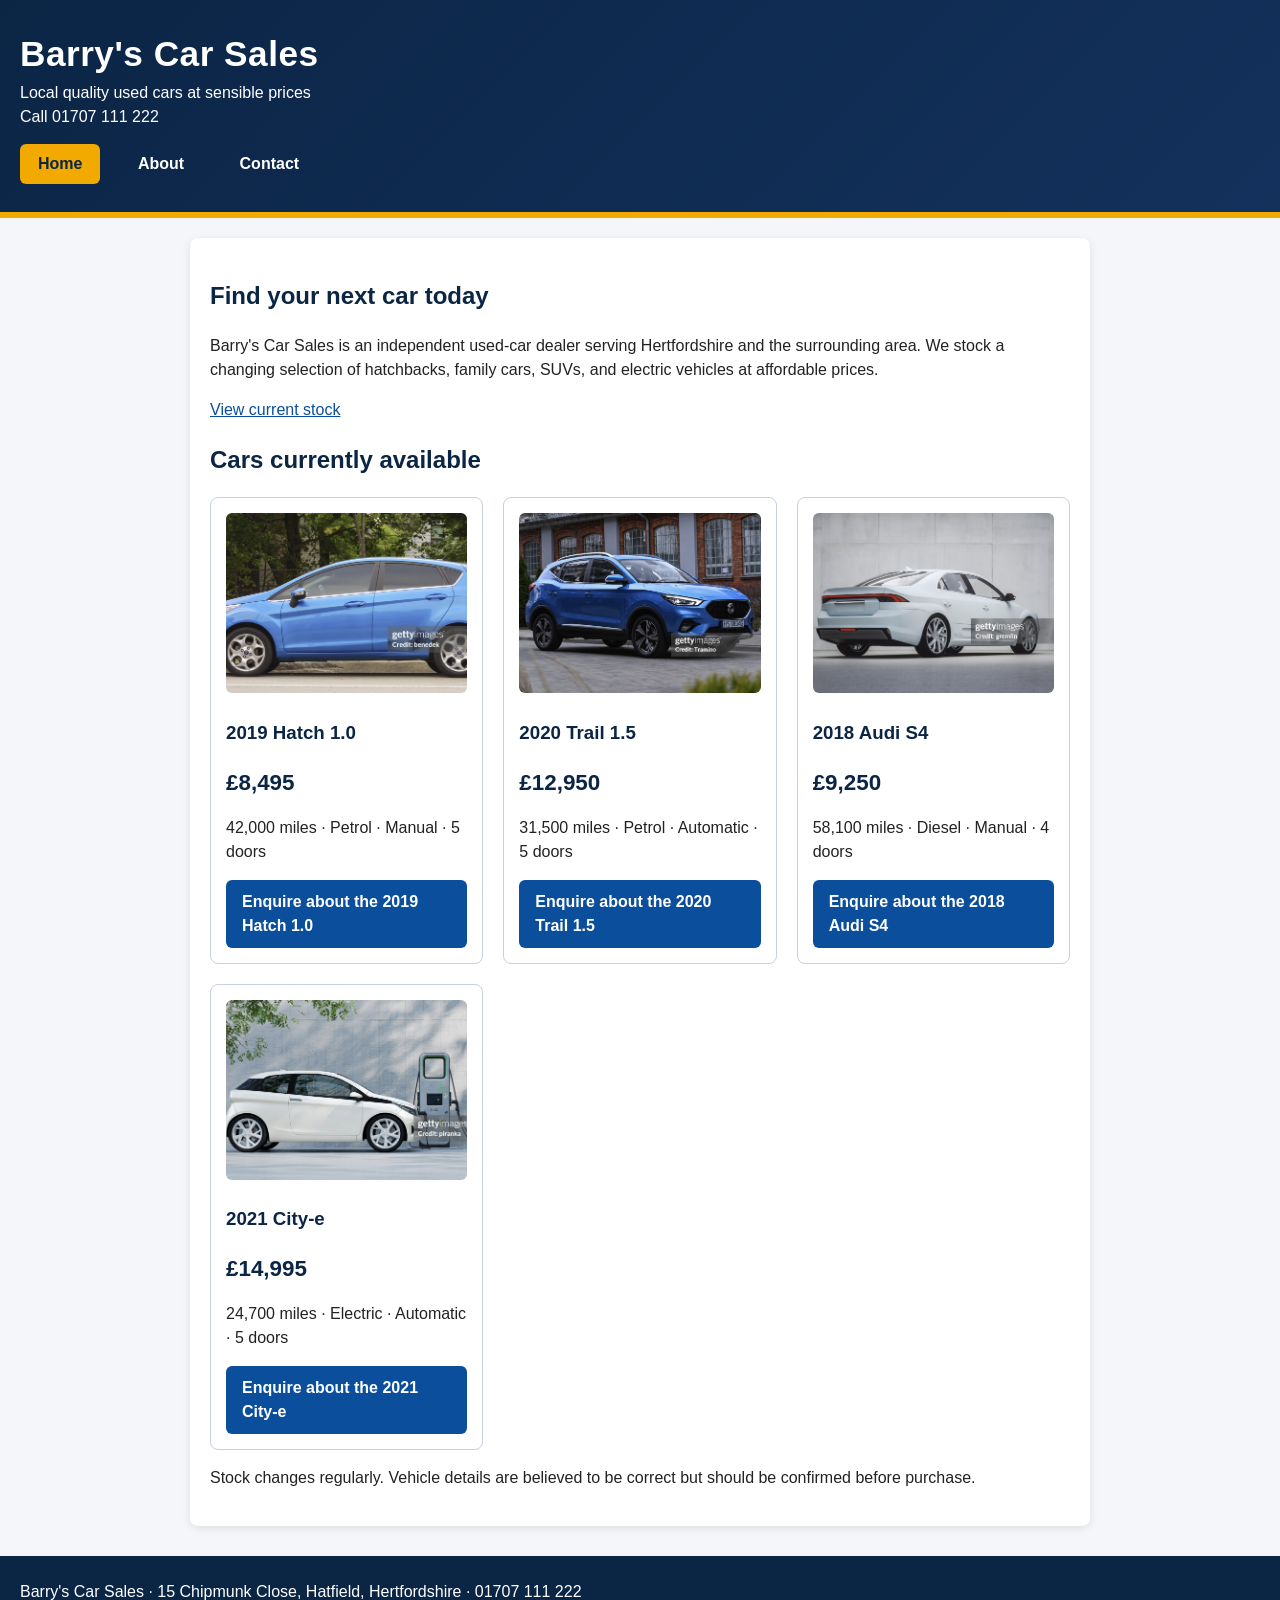
<file: index.html>
<!DOCTYPE html>
<html lang="en">
<head>
    <meta name="viewport" content="width=device-width, initial-scale=1">
    <meta charset="utf-8">
    <title>Barry's Car Sales </title>
    <link rel="stylesheet" href="styles.css">
    <script src="script.js" defer></script>
</head>
<body>
    <a class="skip-link" href="#main">Skip to main content</a>
<header>
    <div>
        <div>
            <h1>Barry's Car Sales</h1>
            <div>Local quality used cars at sensible prices</div>
        </div>
        <div>Call 01707 111 222</div>
    </div>
    <nav>
        <a href="index.html" aria-current="page">Home</a>
        <a href="about.html">About</a>
        <a href="enquiry.html">Contact</a>
    </nav>
</header>

<main id="main">
    <section>
        <h2>Find your next car today</h2>
        <p>Barry's Car Sales is an independent used-car dealer serving Hertfordshire and the surrounding area. We stock a changing selection of hatchbacks, family cars, SUVs, and electric vehicles at affordable prices.</p>
        <a href="#cars">View current stock</a>
    </section>

<h2 id="cars">Cars currently available</h2>

    <div>
        <div>
            <img src="hatchback.jpg" alt="Blue 2019 hatchback parked beside trees">
            <h3>2019 Hatch 1.0</h3>
            <div>£8,495</div>
            <p>42,000 miles · Petrol · Manual · 5 doors</p>
            <a href="enquiry.html">Enquire about the 2019 Hatch 1.0</a>
        </div>

        <div>
            <img src="suv.jpg" alt="A blue SUV for sale">
            <h3>2020 Trail 1.5</h3>
            <div>£12,950</div>
            <p>31,500 miles · Petrol · Automatic · 5 doors</p>
            <a href="enquiry.html">Enquire about the 2020 Trail 1.5</a>
        </div>

        <div>
            <img src="saloon.jpg" alt="light grey saloon car seen from rear against a concrete wall">
            <h3>2018 Audi S4</h3>
            <div>£9,250</div>
            <p>58,100 miles · Diesel · Manual · 4 doors</p>
            <a href="enquiry.html">Enquire about the 2018 Audi S4</a>
        </div>

        <div>
            <img src="electric.jpg" alt="White electric car connected to a charging point">
            <h3>2021 City-e</h3>
            <div>£14,995</div>
            <p>24,700 miles · Electric · Automatic · 5 doors</p>
            <a href="enquiry.html">Enquire about the 2021 City-e</a>
        </div>
    </div>

    <p>Stock changes regularly. Vehicle details are believed to be correct but should be confirmed before purchase.</p>
</main>

<footer>
    Barry's Car Sales · 15 Chipmunk Close, Hatfield, Hertfordshire · 01707 111 222
</footer>
</body>
</html>
</file>
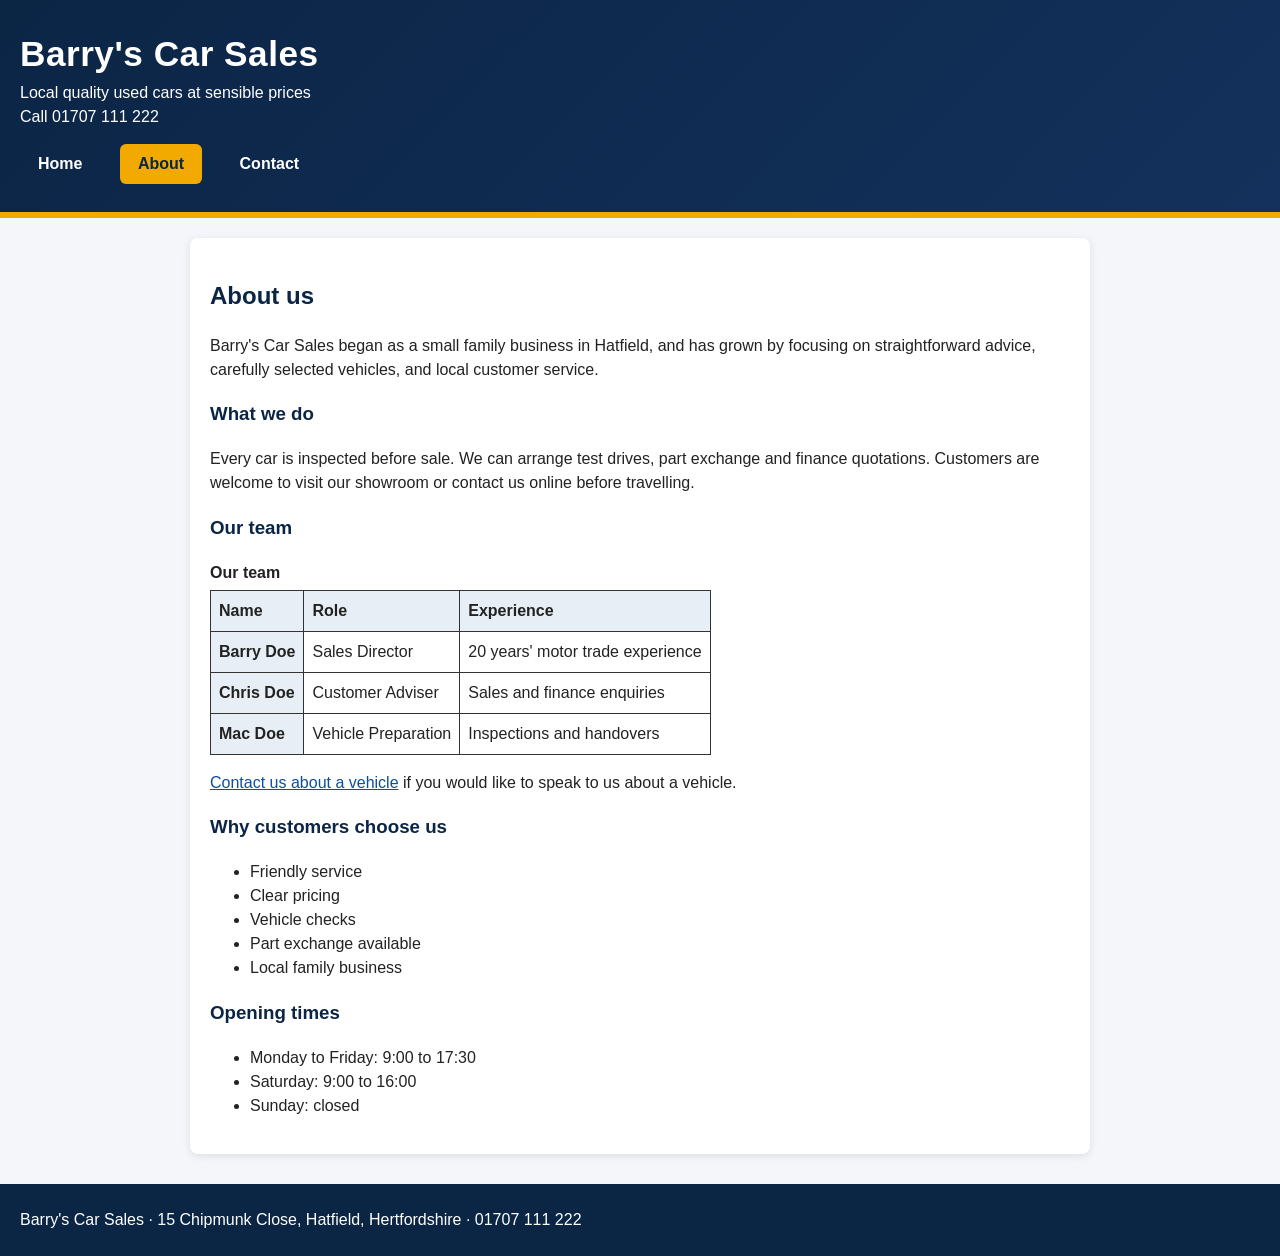
<file: about.html>
<!DOCTYPE html>
<html lang="en">
<head>
    <meta name="viewport" content="width=device-width, initial-scale=1">
    <meta charset="utf-8">
    <title>About Barry's Car Sales</title>
    <link rel="stylesheet" href="styles.css">
    <script src="script.js" defer></script>
</head>
<body>
    <a class="skip-link" href="#main">Skip to main content</a>
<header>
    <div>
        <div>
            <h1>Barry's Car Sales</h1>
            <div>Local quality used cars at sensible prices</div>
        </div>
        <div>Call 01707 111 222</div>
    </div>
    <nav>
         <a href="index.html">Home</a>
         <a href="about.html" aria-current="page">About</a>
         <a href="enquiry.html">Contact</a>
    </nav>
</header>

<main id="main">
    <div>
        <section>
            <h2>About us</h2>
            <p>Barry's Car Sales began as a small family business in Hatfield, and has grown by focusing on straightforward advice, carefully selected vehicles, and local customer service.</p>

            <h3>What we do</h3>
            <p>Every car is inspected before sale. We can arrange test drives, part exchange and finance quotations. Customers are welcome to visit our showroom or contact us online before travelling.</p>

            <h3>Our team</h3>
            <table>
               <caption>Our team</caption>
               <tr>
                   <th scope="col">Name</th>
                   <th scope="col">Role</th>
                   <th scope="col">Experience</th>
               </tr> 
                <tr>
                    <th scope="row">Barry Doe</th>
                    <td>Sales Director</td>
                    <td>20 years' motor trade experience</td>
                </tr>
                <tr>
                     <th scope="row">Chris Doe</th>
                    <td>Customer Adviser</td>
                    <td>Sales and finance enquiries</td>
                </tr>
                <tr>
                     <th scope="row">Mac Doe</th>
                    <td>Vehicle Preparation</td>
                    <td>Inspections and handovers</td>
                </tr>
            </table>

            <p><a href="enquiry.html">Contact us about a vehicle</a> if you would like to speak to us about a vehicle.</p>
        </section>

        <aside>
            <h3>Why customers choose us</h3>
            <ul>        
             <li>Friendly service</li>
                <li>Clear pricing</li>
                <li>Vehicle checks</li>
                <li>Part exchange available</li>
                <li>Local family business</li>
            </ul>
        </aside>
    </div>

    <div>
        <h3>Opening times</h3>
        <ul>
             <li>Monday to Friday: 9:00 to 17:30</li>
            <li>Saturday: 9:00 to 16:00</li>
            <li>Sunday: closed</li>
        </ul>
    </div>
</main>

<footer>
    Barry's Car Sales · 15 Chipmunk Close, Hatfield, Hertfordshire · 01707 111 222
</footer>
</body>
</html>
</file>
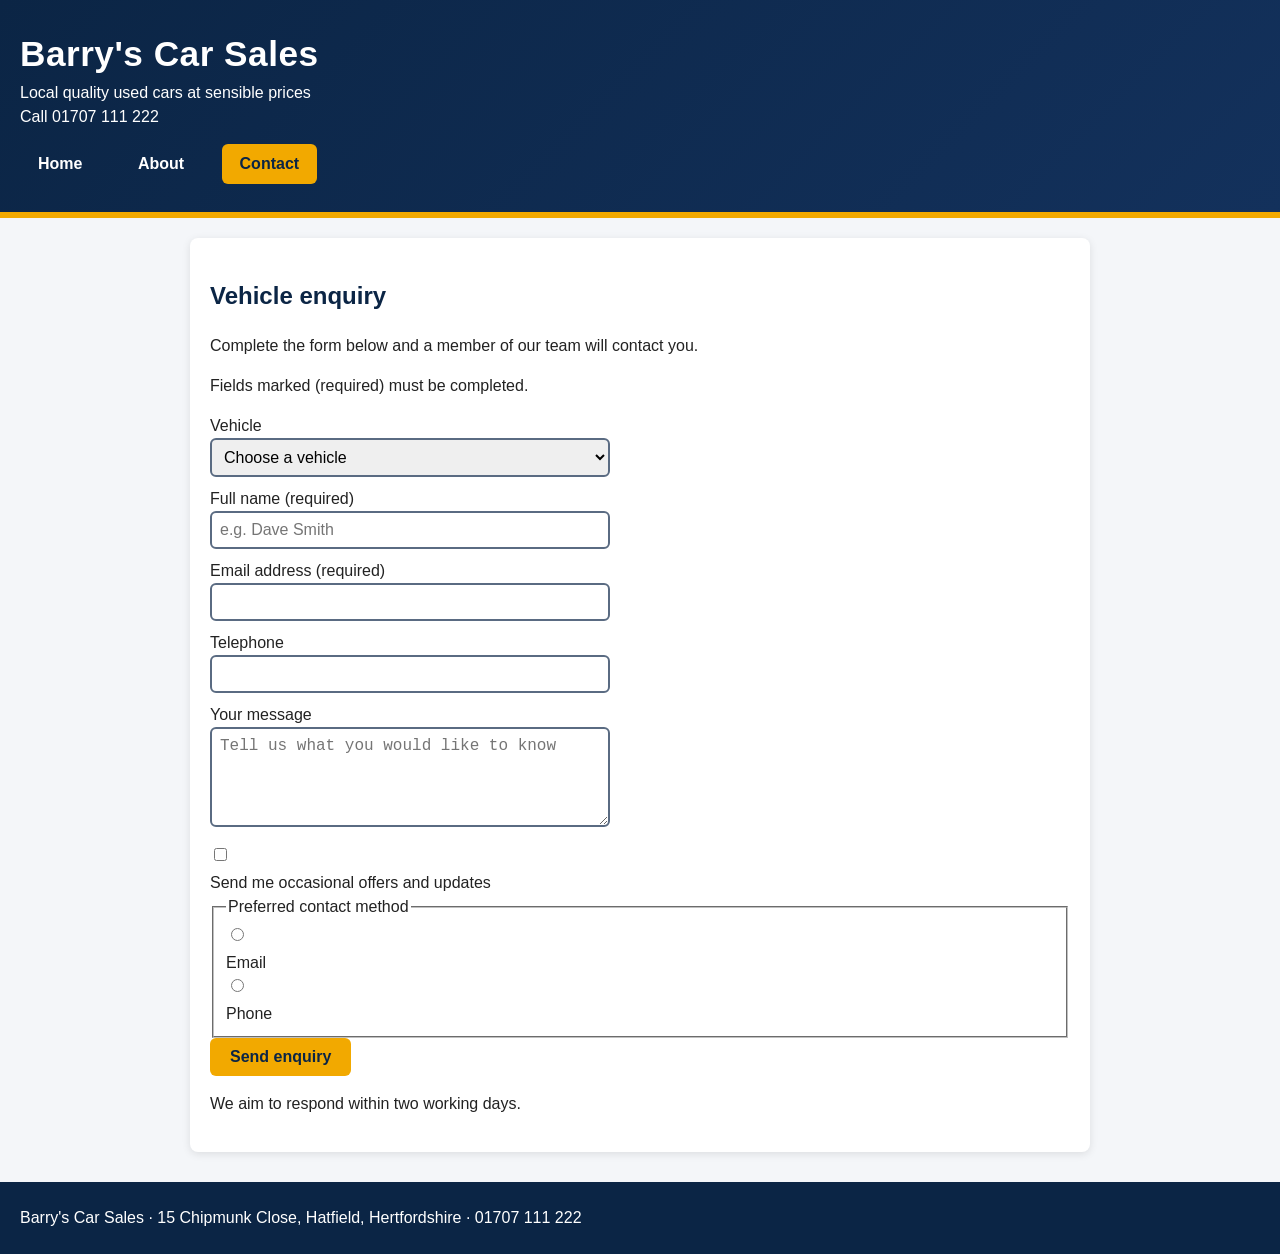
<file: enquiry.html>
<!DOCTYPE html>
<html lang="en">
<head>
    <meta name="viewport" content="width=device-width, initial-scale=1">
    <meta charset="utf-8">
    <title>Vehicle Enquiry - Barry's Car Sales</title>
    <link rel="stylesheet" href="styles.css">
    <script src="script.js" defer></script>
</head>
<body>
    <a class="skip-link" href="#main">Skip to main content</a>
<header>
    <div>
        <div>
            <h1>Barry's Car Sales</h1>
            <div>Local quality used cars at sensible prices</div>
        </div>
        <div>Call 01707 111 222</div>
    </div>
    <nav>
        <a href="index.html">Home</a>
        <a href="about.html">About</a>
        <a href="enquiry.html" aria-current="page">Contact</a>
    </nav>
</header>

<main id="main">
    <h2>Vehicle enquiry</h2>
    <p>Complete the form below and a member of our team will contact you.</p>
    <p>Fields marked (required) must be completed.</p>

    <form action="#" method="post">
        <div>
            <label for="car">Vehicle</label>
            <select id="car" name="car">
                <option value="">Choose a vehicle</option>
                <option>2019 Hatch 1.0</option>
                <option>2020 Trail 1.5</option>
                <option>2018 Audi S4</option>
                <option>2021 City-e</option>
            </select>
        </div>

        <div>
             <label for="name">Full name (required)</label>
             <input type="text" id="name" name="name" autocomplete="name" placeholder="e.g. Dave Smith"required>
        </div>

        <div>
            <label for="email">Email address (required)</label>
            <input type="email" id="email" name="email" autocomplete="email" required>
        </div>

        <div>
            <label for="phone">Telephone</label>
            <input type="tel" id="phone" name="phone"autocomplete="tel">
        </div>

        <div>
            <label for="message">Your message</label>
            <textarea id="message" name="message" placeholder="Tell us what you would like to know"></textarea>
        </div>

        <div>
             <input type="checkbox" id="updates" name="updates">
             <label for="updates">Send me occasional offers and updates</label>
        </div>

        <fieldset>
             <legend>Preferred contact method</legend>
             <input type="radio" id="contact-email" name="contact" value="email">
             <label for="contact-email">Email</label>
             <input type="radio" id="contact-phone" name="contact" value="phone">
             <label for="contact-phone">Phone</label>
        </fieldset>
            

        <button type="submit">Send enquiry</button>
    </form>

    <p>We aim to respond within two working days.</p>
</main>

<footer>
    Barry's Car Sales · 15 Chipmunk Close, Hatfield, Hertfordshire · 01707 111 222
</footer>
</body>
</html>
</file>
<file: styles.css>
body {
    font-family: Arial;
    margin: 0;
    background: #eeeeee;
}

header {
    background: #14365d;
    color: white;
    padding: 20px;
}

h1 {
    margin: 0;
}

nav {
    margin-top: 15px;
}

nav a {
    color: white;
    margin-right: 15px;
}

main {
    width: 900px;
    margin: 20px auto;
    padding: 20px;
    background: white;
}

img {
    width: 300px;
}

table {
    border-collapse: collapse;
}

td {
    border: 1px solid black;
    padding: 5px;
}

label {
    display: block;
}

input,
select,
textarea {
    width: 400px;
    margin-bottom: 10px;
}

textarea {
    height: 100px;
}

button {
    background: #14365d;
    color: white;
    padding: 5px;
}

footer {
    width: 900px;
    margin: auto;
    font-size: 12px;
}

/* --- Improvements --- */

/* Readability (WCAG 1.4.4) */
body { font-family: Arial, Helvetica, sans-serif; font-size: 1rem; line-height: 1.5; }
footer { font-size: 1rem; }

/* Responsive layout (WCAG 1.4.10 Reflow) */
main, footer {
    width: calc(100% - 40px);
    max-width: 900px;
    margin-left: auto;
    margin-right: auto;
    box-sizing: border-box;
}
img { max-width: 100%; height: auto; }
input, select, textarea { width: 100%; max-width: 400px; box-sizing: border-box; }

/* Fix: checkboxes and radios were stretched to 400px */
input[type="checkbox"], input[type="radio"] { width: auto; margin-right: 6px; }

/* Visible keyboard focus (WCAG 2.4.7) */
a:focus-visible, button:focus-visible, input:focus-visible,
select:focus-visible, textarea:focus-visible {
    outline: 3px solid #0b57d0;
    outline-offset: 2px;
}
header a:focus-visible { outline-color: #ffffff; }

/* Show current page, not by colour alone (WCAG 1.4.1) */
nav a[aria-current="page"] { font-weight: bold; text-decoration: none; border-bottom: 3px solid white; }

/* Table headers (matches the new <th> cells) */
th, td { border: 1px solid #333; padding: 8px; text-align: left; }
th { background: #e8eef5; }
caption { font-weight: bold; text-align: left; margin-bottom: 5px; }

/* Bigger, clearer button (Nielsen: aesthetic and minimalist design / match with real world) */
button { font-size: 1rem; padding: 10px 20px; border: 0; cursor: pointer; }
button:hover { background: #0d2744; }

/* Skip link (WCAG 2.4.1) */
.skip-link { position: absolute; left: -9999px; }
.skip-link:focus { left: 10px; top: 10px; background: white; color: black; padding: 10px; z-index: 10; }

/* --- Visual redesign (all colour pairs checked for WCAG AA contrast) --- */

body { background: #f4f6f9; color: #222222; }
h1, h2, h3 { color: #0b2545; }
header h1 { color: #ffffff; }

/* Header */
header {
    background: linear-gradient(135deg, #0b2545, #13315c);
    border-bottom: 6px solid #f2a900;
    padding: 28px 20px;
}
header h1 { font-size: 2.2rem; letter-spacing: 0.5px; }

/* Navigation as clear buttons */
nav a {
    display: inline-block;
    padding: 8px 18px;
    border-radius: 6px;
    color: #ffffff;
    text-decoration: none;
    font-weight: bold;
}
nav a:hover { background: rgba(255, 255, 255, 0.18); }
nav a[aria-current="page"] {
    background: #f2a900;
    color: #0b2545;
    border-bottom: 0;
}

/* Content area */
main { border-radius: 8px; box-shadow: 0 2px 8px rgba(0, 0, 0, 0.1); }
main a { color: #0b4f9c; }

/* Car listings as cards */
#cars + div {
    display: grid;
    grid-template-columns: repeat(auto-fit, minmax(260px, 1fr));
    gap: 20px;
}
#cars + div > div {
    border: 1px solid #c7d0dc;
    border-radius: 8px;
    padding: 15px;
    background: #ffffff;
}
#cars + div img {
    width: 100%;
    height: 180px;
    object-fit: cover;
    border-radius: 6px;
}
#cars + div > div > div { font-size: 1.4rem; font-weight: bold; color: #0b2545; }
#cars + div a {
    display: inline-block;
    background: #0b4f9c;
    color: #ffffff;
    padding: 10px 16px;
    border-radius: 6px;
    text-decoration: none;
    font-weight: bold;
}
#cars + div a:hover { background: #083a73; }

/* Form fields and button */
input, select, textarea {
    border: 2px solid #5a6b82;
    border-radius: 6px;
    padding: 8px;
    font-size: 1rem;
}
input[type="checkbox"], input[type="radio"] { padding: 0; }
button { background: #f2a900; color: #0b2545; font-weight: bold; border-radius: 6px; }
button:hover { background: #ffc533; }

/* Footer */
footer {
    background: #0b2545;
    color: #ffffff;
    width: 100%;
    max-width: none;
    margin: 30px 0 0;
    padding: 24px 20px;
    box-sizing: border-box;
}
footer a { color: #ffffff; }
</file>
